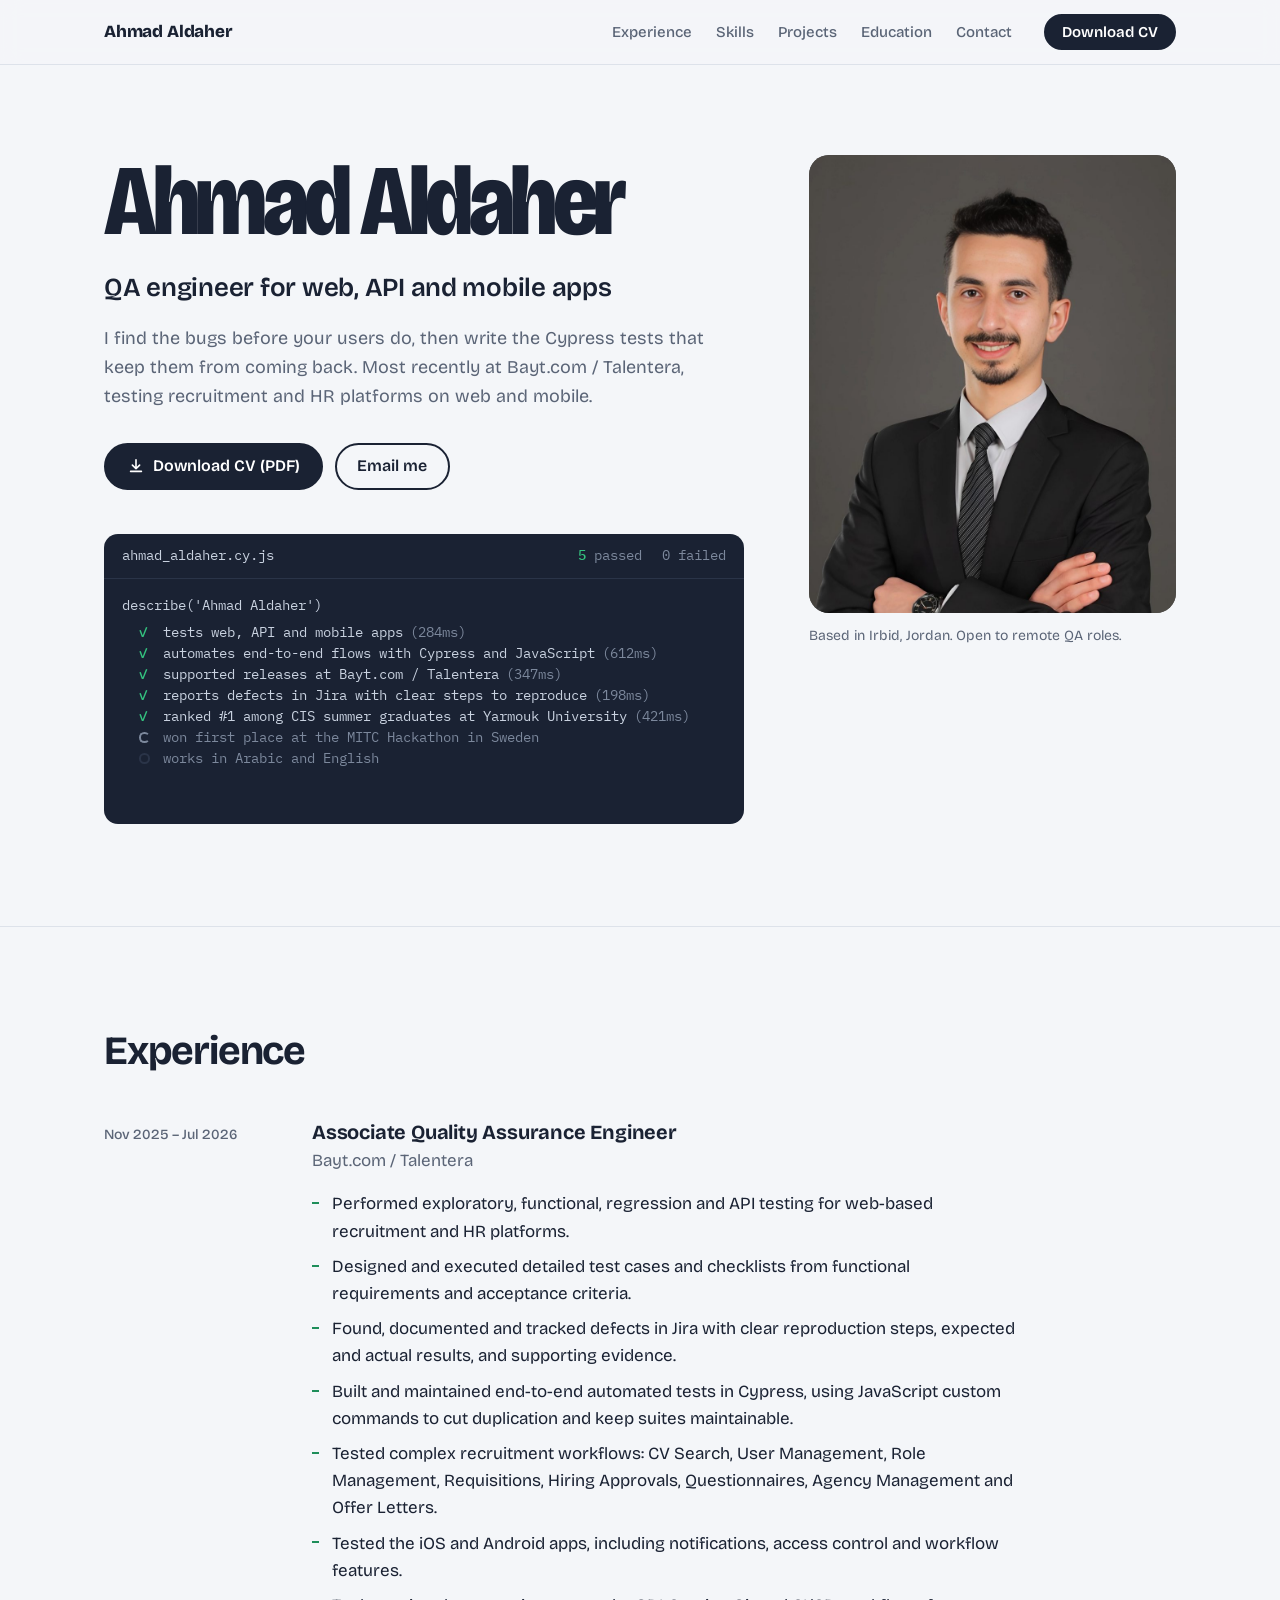
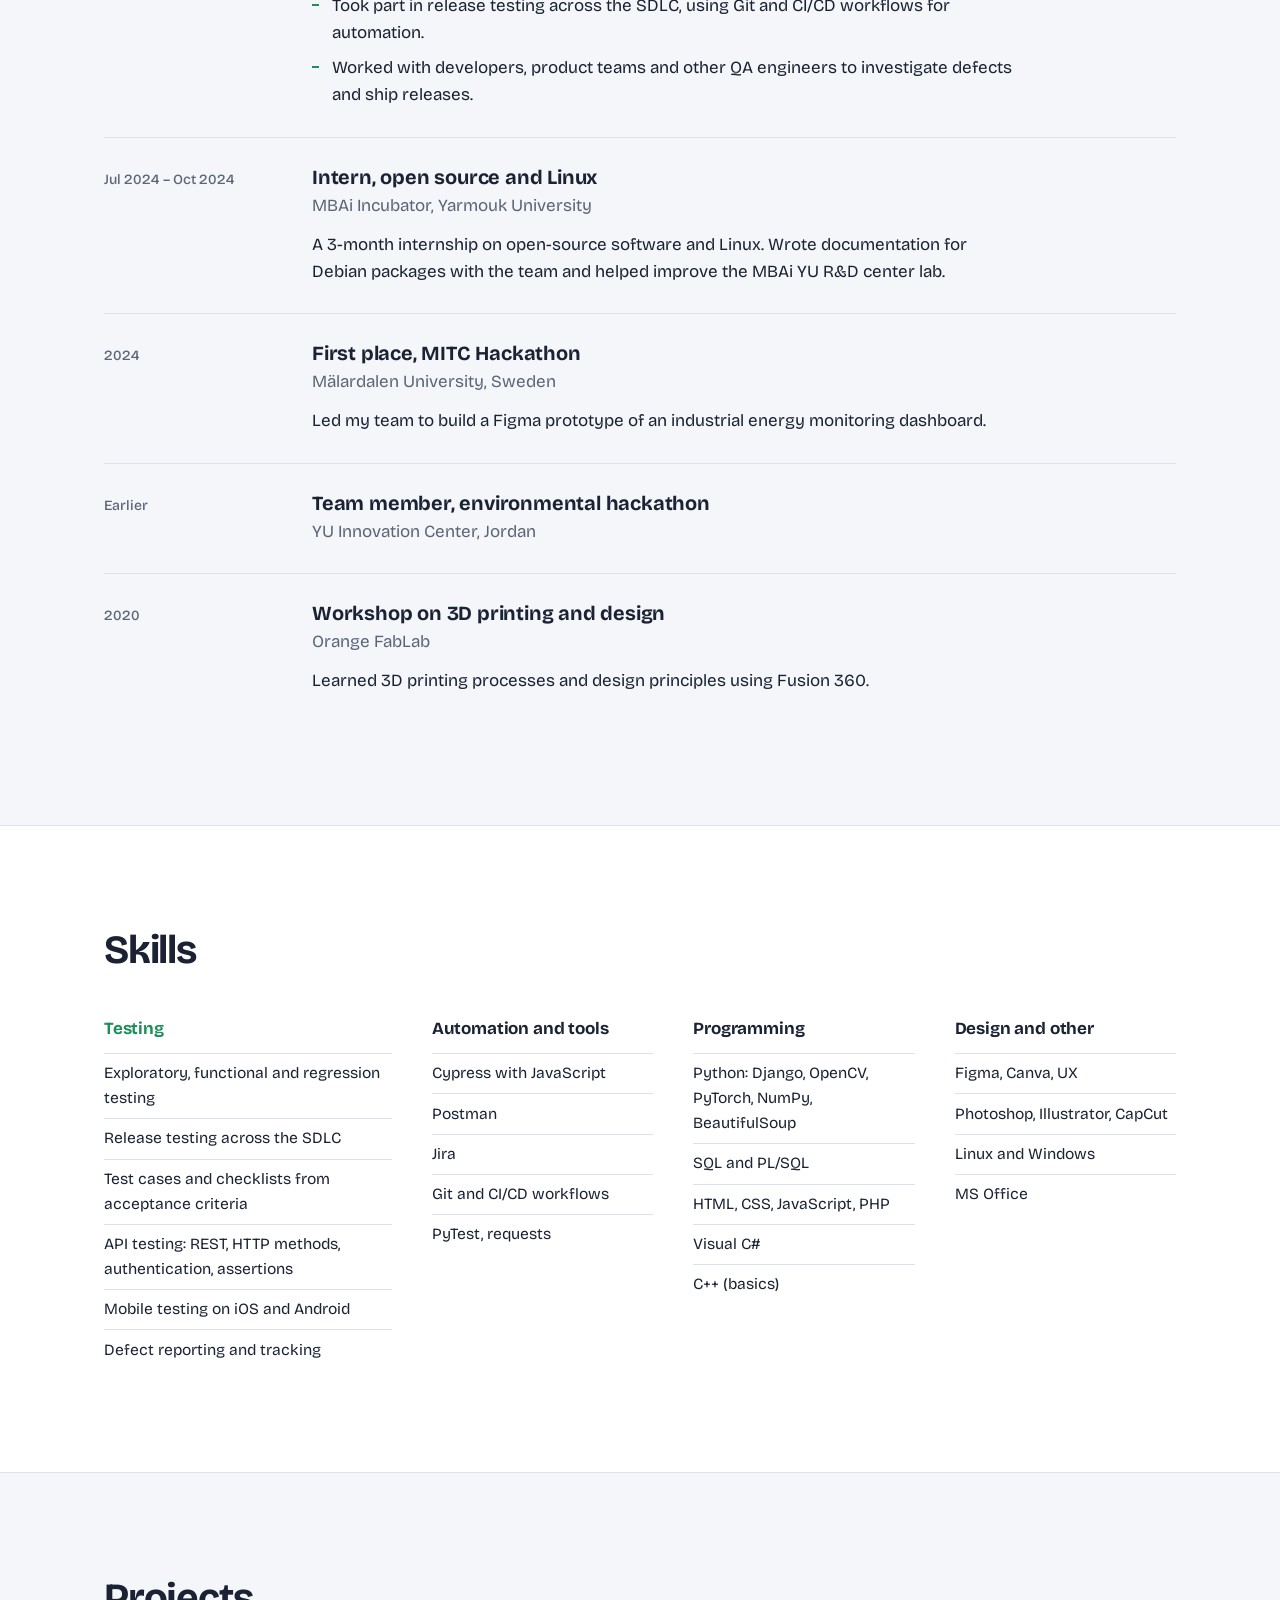
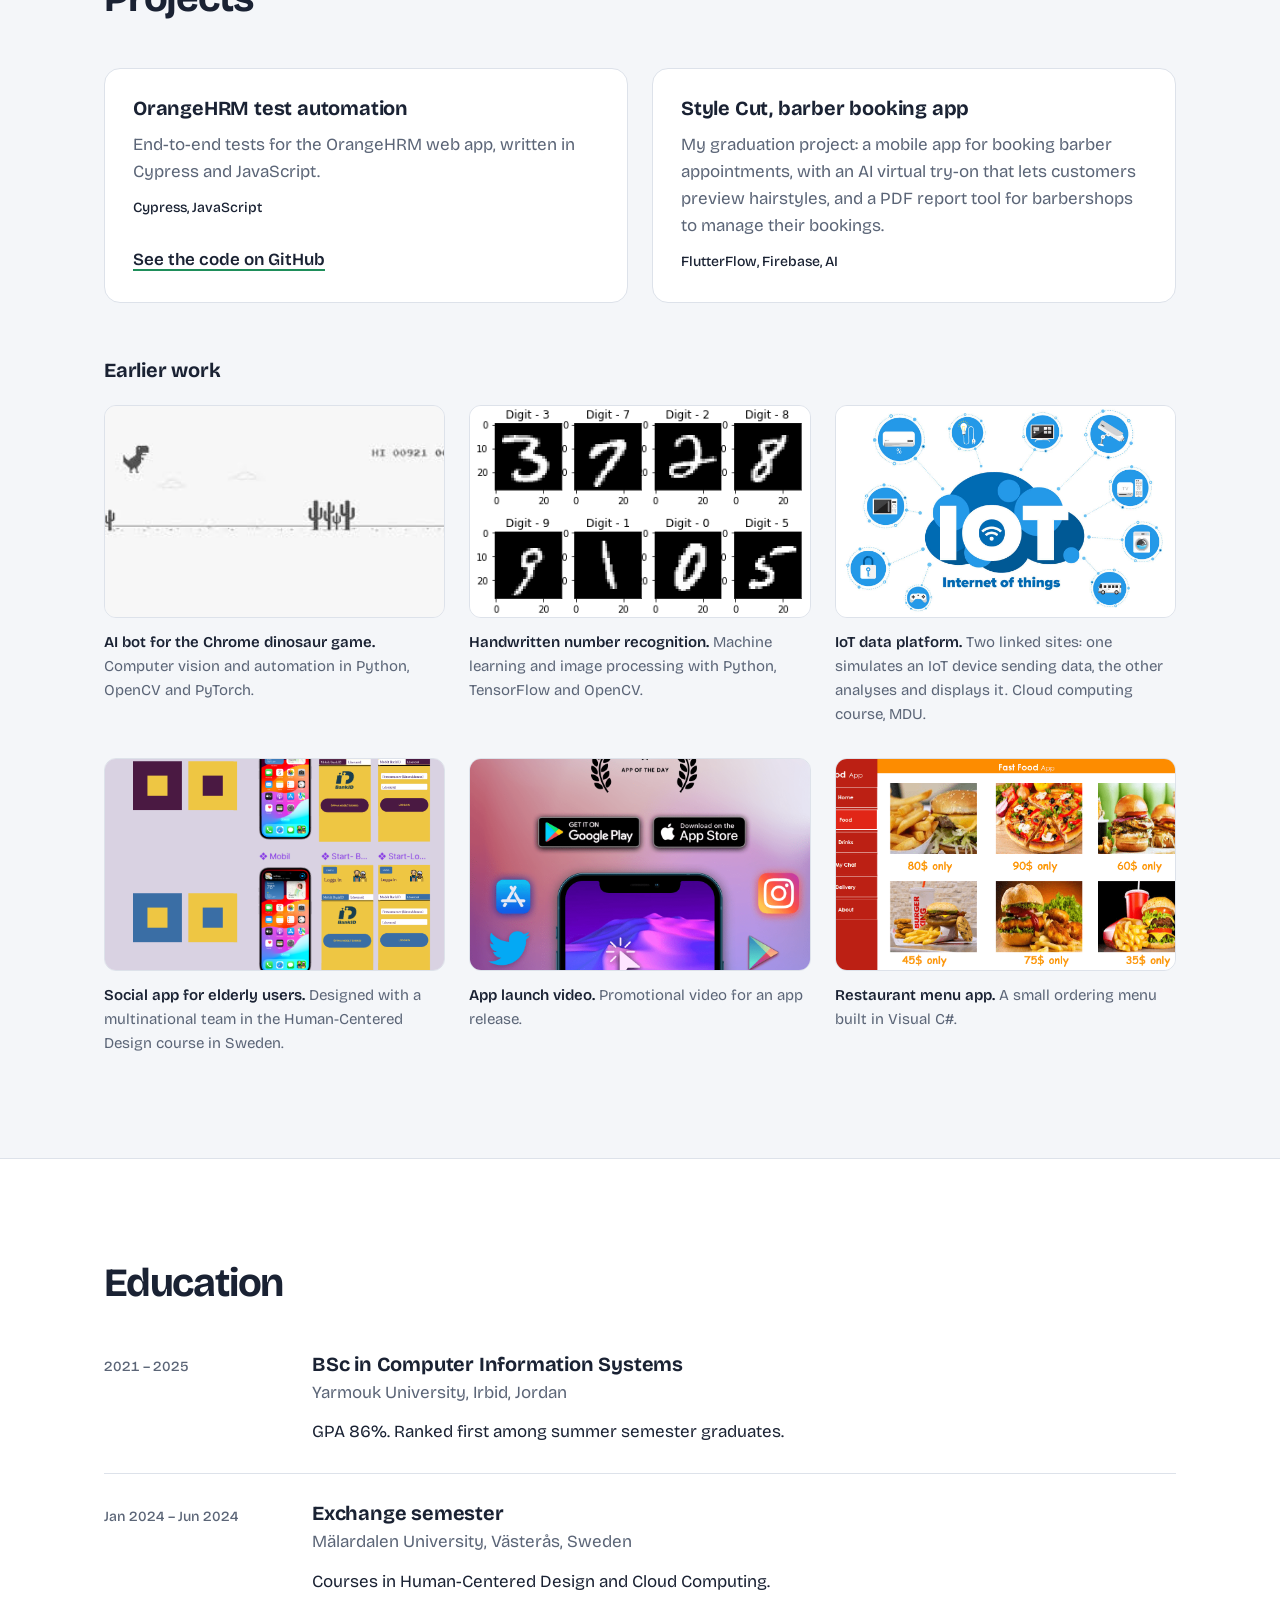
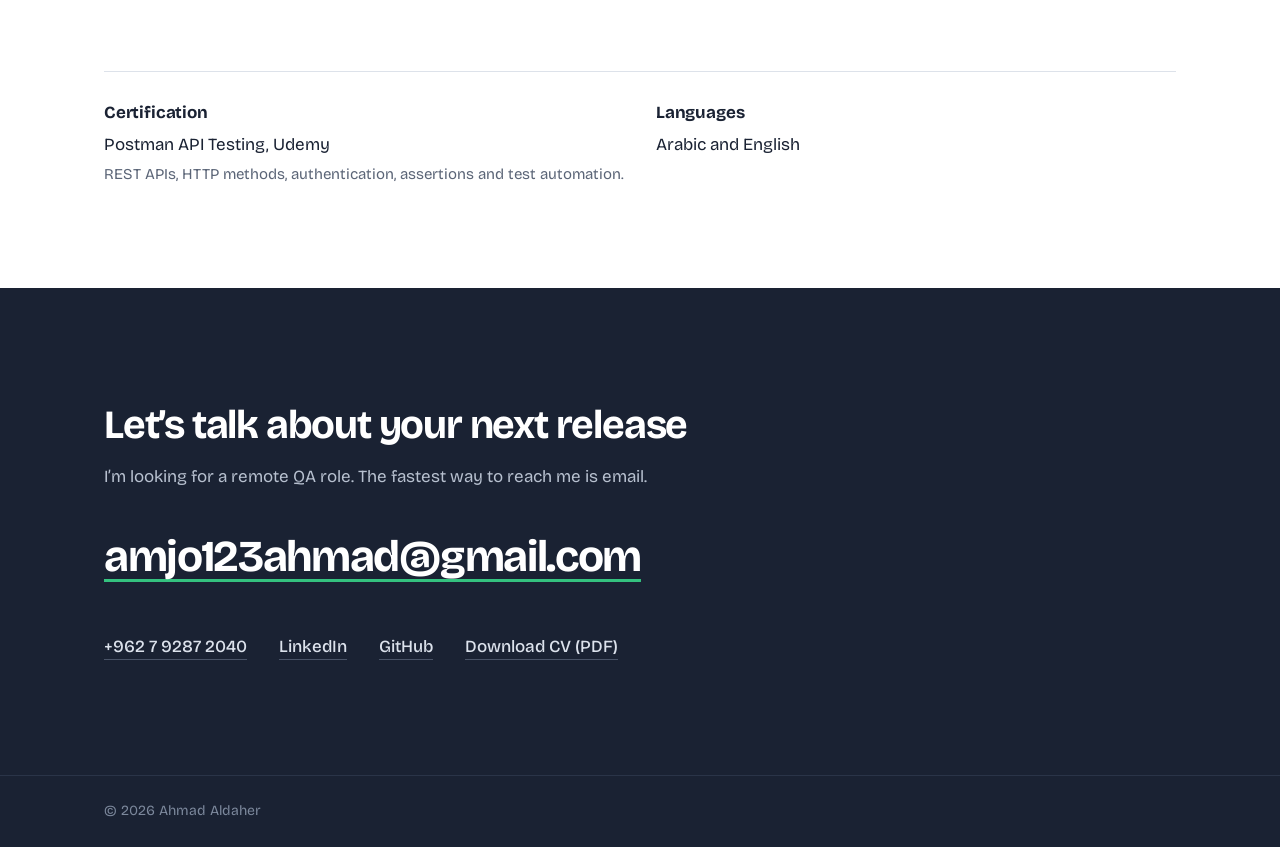
<file: index.html>
<!DOCTYPE html>
<html lang="en">
<head>
<meta charset="utf-8">
<meta name="viewport" content="width=device-width, initial-scale=1">
<title>Ahmad Aldaher – QA Engineer</title>
<meta name="description" content="Ahmad Aldaher is a QA engineer in Jordan who tests web, API and mobile apps and automates end-to-end flows with Cypress.">
<meta name="author" content="Ahmad Aldaher">
<meta property="og:title" content="Ahmad Aldaher – QA Engineer">
<meta property="og:description" content="Web, API and mobile testing. End-to-end automation with Cypress and JavaScript.">
<meta property="og:type" content="website">
<meta property="og:image" content="img/portrait.jpg">
<meta name="theme-color" content="#F4F6F9">
<link rel="icon" href="data:image/svg+xml,<svg xmlns='http://www.w3.org/2000/svg' viewBox='0 0 32 32'><rect width='32' height='32' rx='7' fill='%231A2233'/><path d='M9 16.5l4.5 4.5L23 11.5' stroke='%2334C27F' stroke-width='3.2' fill='none' stroke-linecap='round' stroke-linejoin='round'/></svg>">
<link rel="preconnect" href="https://fonts.googleapis.com">
<link rel="preconnect" href="https://fonts.gstatic.com" crossorigin>
<link href="https://fonts.googleapis.com/css2?family=Bricolage+Grotesque:opsz,wght@12..96,400;12..96,500;12..96,600;12..96,700;12..96,800&family=IBM+Plex+Mono:wght@400;500&display=swap" rel="stylesheet">
<link rel="stylesheet" href="css/site.css">
</head>
<body>

<a class="skip" href="#main">Skip to content</a>

<header class="nav">
  <div class="wrap nav-inner">
    <a class="brand" href="#top">Ahmad Aldaher</a>
    <nav aria-label="Sections">
      <ul>
        <li><a href="#experience">Experience</a></li>
        <li><a href="#skills">Skills</a></li>
        <li><a href="#projects">Projects</a></li>
        <li><a href="#education">Education</a></li>
        <li><a href="#contact">Contact</a></li>
      </ul>
    </nav>
    <a class="btn btn-small" href="assets/Ahmad_Aldaher_CV.pdf" download="Ahmad_Aldaher_CV.pdf">Download CV</a>
  </div>
</header>

<main id="main">

  <!-- Hero -->
  <section class="hero" id="top">
    <div class="wrap hero-grid">
      <div class="hero-text">
        <h1>Ahmad Aldaher</h1>
        <p class="role">QA engineer for web, API and mobile apps</p>
        <p class="lede">I find the bugs before your users do, then write the Cypress tests that keep them from coming back. Most recently at Bayt.com / Talentera, testing recruitment and HR platforms on web and mobile.</p>
        <div class="actions">
          <a class="btn" href="assets/Ahmad_Aldaher_CV.pdf" download="Ahmad_Aldaher_CV.pdf">
            <svg aria-hidden="true" viewBox="0 0 20 20" width="18" height="18"><path d="M10 3v10m0 0l-4-4m4 4l4-4M4 16h12" fill="none" stroke="currentColor" stroke-width="1.8" stroke-linecap="round" stroke-linejoin="round"/></svg>
            Download CV (PDF)
          </a>
          <a class="btn btn-ghost" href="mailto:amjo123ahmad@gmail.com">Email me</a>
        </div>

        <figure class="runner" aria-label="A test run summarising Ahmad's profile: 7 checks, all passing">
          <div class="runner-bar">
            <span class="runner-file">ahmad_aldaher.cy.js</span>
            <span class="runner-stats"><span class="stat-pass" data-passing>0</span> passed <span class="stat-fail">0</span> failed</span>
          </div>
          <div class="runner-body">
            <p class="describe">describe('Ahmad Aldaher')</p>
            <ol class="tests">
              <li data-ms="284">tests web, API and mobile apps</li>
              <li data-ms="612">automates end-to-end flows with Cypress and JavaScript</li>
              <li data-ms="347">supported releases at Bayt.com / Talentera</li>
              <li data-ms="198">reports defects in Jira with clear steps to reproduce</li>
              <li data-ms="421">ranked #1 among CIS summer graduates at Yarmouk University</li>
              <li data-ms="256">won first place at the MITC Hackathon in Sweden</li>
              <li data-ms="133">works in Arabic and English</li>
            </ol>
            <p class="summary" data-summary>7 passing <span data-total>(2s)</span></p>
          </div>
        </figure>
      </div>

      <div class="hero-photo">
        <img src="img/portrait.jpg" width="900" height="1312" alt="Portrait of Ahmad Aldaher">
        <p class="photo-caption">Based in Irbid, Jordan. Open to remote QA roles.</p>
      </div>
    </div>
  </section>

  <!-- Experience -->
  <section class="section" id="experience">
    <div class="wrap">
      <h2>Experience</h2>
      <ol class="timeline">
        <li class="entry">
          <p class="when">Nov 2025 – Jul 2026</p>
          <div class="what">
            <h3>Associate Quality Assurance Engineer</h3>
            <p class="where">Bayt.com / Talentera</p>
            <ul class="points">
              <li>Performed exploratory, functional, regression and API testing for web-based recruitment and HR platforms.</li>
              <li>Designed and executed detailed test cases and checklists from functional requirements and acceptance criteria.</li>
              <li>Found, documented and tracked defects in Jira with clear reproduction steps, expected and actual results, and supporting evidence.</li>
              <li>Built and maintained end-to-end automated tests in Cypress, using JavaScript custom commands to cut duplication and keep suites maintainable.</li>
              <li>Tested complex recruitment workflows: CV Search, User Management, Role Management, Requisitions, Hiring Approvals, Questionnaires, Agency Management and Offer Letters.</li>
              <li>Tested the iOS and Android apps, including notifications, access control and workflow features.</li>
              <li>Took part in release testing across the SDLC, using Git and CI/CD workflows for automation.</li>
              <li>Worked with developers, product teams and other QA engineers to investigate defects and ship releases.</li>
            </ul>
          </div>
        </li>
        <li class="entry">
          <p class="when">Jul 2024 – Oct 2024</p>
          <div class="what">
            <h3>Intern, open source and Linux</h3>
            <p class="where">MBAi Incubator, Yarmouk University</p>
            <p>A 3-month internship on open-source software and Linux. Wrote documentation for Debian packages with the team and helped improve the MBAi YU R&amp;D center lab.</p>
          </div>
        </li>
        <li class="entry">
          <p class="when">2024</p>
          <div class="what">
            <h3>First place, MITC Hackathon</h3>
            <p class="where">Mälardalen University, Sweden</p>
            <p>Led my team to build a Figma prototype of an industrial energy monitoring dashboard.</p>
          </div>
        </li>
        <li class="entry">
          <p class="when">Earlier</p>
          <div class="what">
            <h3>Team member, environmental hackathon</h3>
            <p class="where">YU Innovation Center, Jordan</p>
          </div>
        </li>
        <li class="entry">
          <p class="when">2020</p>
          <div class="what">
            <h3>Workshop on 3D printing and design</h3>
            <p class="where">Orange FabLab</p>
            <p>Learned 3D printing processes and design principles using Fusion 360.</p>
          </div>
        </li>
      </ol>
    </div>
  </section>

  <!-- Skills -->
  <section class="section section-tint" id="skills">
    <div class="wrap">
      <h2>Skills</h2>
      <div class="skills">
        <div class="skill-group skill-lead">
          <h3>Testing</h3>
          <ul>
            <li>Exploratory, functional and regression testing</li>
            <li>Release testing across the SDLC</li>
            <li>Test cases and checklists from acceptance criteria</li>
            <li>API testing: REST, HTTP methods, authentication, assertions</li>
            <li>Mobile testing on iOS and Android</li>
            <li>Defect reporting and tracking</li>
          </ul>
        </div>
        <div class="skill-group">
          <h3>Automation and tools</h3>
          <ul>
            <li>Cypress with JavaScript</li>
            <li>Postman</li>
            <li>Jira</li>
            <li>Git and CI/CD workflows</li>
            <li>PyTest, requests</li>
          </ul>
        </div>
        <div class="skill-group">
          <h3>Programming</h3>
          <ul>
            <li>Python: Django, OpenCV, PyTorch, NumPy, BeautifulSoup</li>
            <li>SQL and PL/SQL</li>
            <li>HTML, CSS, JavaScript, PHP</li>
            <li>Visual C#</li>
            <li>C++ (basics)</li>
          </ul>
        </div>
        <div class="skill-group">
          <h3>Design and other</h3>
          <ul>
            <li>Figma, Canva, UX</li>
            <li>Photoshop, Illustrator, CapCut</li>
            <li>Linux and Windows</li>
            <li>MS Office</li>
          </ul>
        </div>
      </div>
    </div>
  </section>

  <!-- Projects -->
  <section class="section" id="projects">
    <div class="wrap">
      <h2>Projects</h2>

      <div class="featured">
        <article class="feature">
          <h3>OrangeHRM test automation</h3>
          <p>End-to-end tests for the OrangeHRM web app, written in Cypress and JavaScript.</p>
          <p class="stack">Cypress, JavaScript</p>
          <a class="link" href="https://github.com/ahmad-almaher/OrangeHRM-Cypress-automation-project" target="_blank" rel="noopener">See the code on GitHub</a>
        </article>
        <article class="feature">
          <h3>Style Cut, barber booking app</h3>
          <p>My graduation project: a mobile app for booking barber appointments, with an AI virtual try-on that lets customers preview hairstyles, and a PDF report tool for barbershops to manage their bookings.</p>
          <p class="stack">FlutterFlow, Firebase, AI</p>
        </article>
      </div>

      <h3 class="sub">Earlier work</h3>
      <div class="gallery">
        <figure>
          <img src="img/portfolio/01-large.jpg" alt="Chrome dinosaur game being played by a bot" loading="lazy" width="320" height="180">
          <figcaption><strong>AI bot for the Chrome dinosaur game.</strong> Computer vision and automation in Python, OpenCV and PyTorch.</figcaption>
        </figure>
        <figure>
          <img src="img/portfolio/02-large.jpg" alt="Grid of handwritten digits with predicted labels" loading="lazy" width="372" height="238">
          <figcaption><strong>Handwritten number recognition.</strong> Machine learning and image processing with Python, TensorFlow and OpenCV.</figcaption>
        </figure>
        <figure>
          <img src="img/portfolio/03-large.jpg" alt="Diagram of connected IoT devices" loading="lazy" width="1254" height="836">
          <figcaption><strong>IoT data platform.</strong> Two linked sites: one simulates an IoT device sending data, the other analyses and displays it. Cloud computing course, MDU.</figcaption>
        </figure>
        <figure>
          <img src="img/portfolio/04-large.jpg" alt="Mobile app screens in yellow and purple" loading="lazy" width="591" height="610">
          <figcaption><strong>Social app for elderly users.</strong> Designed with a multinational team in the Human-Centered Design course in Sweden.</figcaption>
        </figure>
        <figure>
          <img src="img/portfolio/05-large.jpg" alt="Phone with app store badges and social icons" loading="lazy" width="1000" height="800">
          <figcaption><strong>App launch video.</strong> Promotional video for an app release.</figcaption>
        </figure>
        <figure>
          <img src="img/portfolio/06-large.jpg" alt="Restaurant menu app showing food items and prices" loading="lazy" width="1180" height="649">
          <figcaption><strong>Restaurant menu app.</strong> A small ordering menu built in Visual C#.</figcaption>
        </figure>
      </div>
    </div>
  </section>

  <!-- Education -->
  <section class="section section-tint" id="education">
    <div class="wrap">
      <h2>Education</h2>
      <ol class="timeline">
        <li class="entry">
          <p class="when">2021 – 2025</p>
          <div class="what">
            <h3>BSc in Computer Information Systems</h3>
            <p class="where">Yarmouk University, Irbid, Jordan</p>
            <p>GPA 86%. Ranked first among summer semester graduates.</p>
          </div>
        </li>
        <li class="entry">
          <p class="when">Jan 2024 – Jun 2024</p>
          <div class="what">
            <h3>Exchange semester</h3>
            <p class="where">Mälardalen University, Västerås, Sweden</p>
            <p>Courses in Human-Centered Design and Cloud Computing.</p>
          </div>
        </li>
      </ol>

      <div class="facts">
        <div>
          <h3>Certification</h3>
          <p>Postman API Testing, Udemy</p>
          <p class="muted">REST APIs, HTTP methods, authentication, assertions and test automation.</p>
        </div>
        <div>
          <h3>Languages</h3>
          <p>Arabic and English</p>
        </div>
      </div>
    </div>
  </section>

  <!-- Contact -->
  <section class="contact" id="contact">
    <div class="wrap">
      <h2>Let’s talk about your next release</h2>
      <p class="contact-lede">I’m looking for a remote QA role. The fastest way to reach me is email.</p>
      <a class="email" href="mailto:amjo123ahmad@gmail.com">amjo123ahmad@gmail.com</a>
      <ul class="contact-list">
        <li><a href="tel:+962792872040">+962 7 9287 2040</a></li>
        <li><a href="https://www.linkedin.com/in/ahmad-aldaher-368395258/" target="_blank" rel="noopener">LinkedIn</a></li>
        <li><a href="https://github.com/ahmad-almaher" target="_blank" rel="noopener">GitHub</a></li>
        <li><a href="assets/Ahmad_Aldaher_CV.pdf" download="Ahmad_Aldaher_CV.pdf">Download CV (PDF)</a></li>
      </ul>
    </div>
  </section>

</main>

<footer class="footer">
  <div class="wrap">
    <p>© <span data-year>2026</span> Ahmad Aldaher</p>
  </div>
</footer>

<script src="js/site.js"></script>
</body>
</html>
</file>
<file: css/site.css>
/* Ahmad Aldaher – portfolio
   Palette: paper #F4F6F9, ink #1A2233, muted #5B6577, rule #DDE2EA, pass #1E8E5A */

:root {
  --paper: #F4F6F9;
  --surface: #FFFFFF;
  --ink: #1A2233;
  --muted: #5B6577;
  --rule: #DDE2EA;
  --pass: #1E8E5A;
  --pass-soft: #E3F2EA;
  --runner: #1A2233;
  --runner-line: #2A3448;
  --runner-text: #C9D2E0;
  --runner-dim: #7C889C;
  --runner-pass: #34C27F;

  --font: "Bricolage Grotesque", "Segoe UI", system-ui, sans-serif;
  --mono: "IBM Plex Mono", ui-monospace, "SFMono-Regular", Menlo, monospace;

  /* type scale (≈1.25) */
  --t-small: 0.875rem;
  --t-body: 1.0625rem;
  --t-h3: 1.25rem;
  --t-h2: clamp(1.75rem, 1.2rem + 2vw, 2.5rem);
  --t-h1: clamp(3rem, 1.4rem + 6.5vw, 6.25rem);

  --wrap: 72rem;
  --gutter: clamp(1.25rem, 4vw, 2.5rem);
}

*, *::before, *::after { box-sizing: border-box; }
html { scroll-behavior: smooth; scroll-padding-top: 5rem; }
body {
  margin: 0;
  background: var(--paper);
  color: var(--ink);
  font-family: var(--font);
  font-size: var(--t-body);
  line-height: 1.6;
  font-optical-sizing: auto;
  -webkit-font-smoothing: antialiased;
}
img { max-width: 100%; height: auto; display: block; }
a { color: inherit; }
h1, h2, h3 { margin: 0; line-height: 1.1; font-weight: 700; }
p { margin: 0; }
ul, ol { margin: 0; padding: 0; }

:focus-visible { outline: 3px solid var(--pass); outline-offset: 3px; border-radius: 4px; }

.wrap { max-width: var(--wrap); margin: 0 auto; padding: 0 var(--gutter); }

.skip {
  position: absolute; left: 1rem; top: -3rem; z-index: 20;
  background: var(--ink); color: #fff; padding: .5rem 1rem; border-radius: 6px;
}
.skip:focus { top: 1rem; }

/* Buttons and links */
.btn {
  display: inline-flex; align-items: center; gap: .5rem;
  padding: .8rem 1.3rem;
  background: var(--ink); color: #fff;
  font: 600 1rem/1 var(--font);
  text-decoration: none;
  border: 2px solid var(--ink);
  border-radius: 999px;
  transition: background-color .15s, color .15s;
}
.btn:hover { background: var(--pass); border-color: var(--pass); }
.btn-ghost { background: transparent; color: var(--ink); }
.btn-ghost:hover { background: var(--ink); border-color: var(--ink); color: #fff; }
.btn-small { padding: .55rem 1rem; font-size: .9375rem; }

.link {
  font-weight: 600;
  text-decoration: underline;
  text-decoration-thickness: 2px;
  text-underline-offset: 4px;
  text-decoration-color: var(--pass);
}
.link:hover { color: var(--pass); }

/* Nav */
.nav {
  position: sticky; top: 0; z-index: 10;
  background: rgba(244, 246, 249, .9);
  backdrop-filter: saturate(1.4) blur(10px);
  border-bottom: 1px solid var(--rule);
}
.nav-inner { display: flex; align-items: center; gap: 2rem; height: 4rem; }
.brand { font-weight: 800; text-decoration: none; letter-spacing: -.01em; }
.nav nav { margin-left: auto; }
.nav ul { list-style: none; display: flex; gap: 1.5rem; }
.nav nav a { text-decoration: none; color: var(--muted); font-weight: 500; font-size: .9375rem; }
.nav nav a:hover { color: var(--ink); }

/* Hero */
.hero { padding: clamp(3rem, 7vw, 6rem) 0 clamp(4rem, 8vw, 7rem); }
.hero-grid {
  display: grid;
  grid-template-columns: minmax(0, 7fr) minmax(0, 4fr);
  gap: clamp(2rem, 5vw, 4.5rem);
  align-items: start;
}
.hero h1 {
  font-size: var(--t-h1);
  font-weight: 800;
  letter-spacing: -.045em;
  line-height: .92;
  font-variation-settings: "wdth" 85;
}
.role {
  margin-top: 1.25rem;
  font-size: clamp(1.25rem, 1rem + 1vw, 1.625rem);
  font-weight: 600;
  letter-spacing: -.01em;
}
.lede { margin-top: 1rem; max-width: 36em; color: var(--muted); font-size: 1.125rem; }
.actions { margin-top: 2rem; display: flex; flex-wrap: wrap; gap: .75rem; }

.hero-photo img {
  width: 100%;
  aspect-ratio: 4 / 5;
  object-fit: cover;
  object-position: 50% 15%;
  border-radius: 1.25rem;
  background: #5a5a5a;
}
.photo-caption { margin-top: .75rem; color: var(--muted); font-size: var(--t-small); }

/* The test runner — the one loud element on the page */
.runner {
  margin: 2.75rem 0 0;
  background: var(--runner);
  color: var(--runner-text);
  border-radius: .875rem;
  font-family: var(--mono);
  font-size: .875rem;
  line-height: 1.5;
  overflow: hidden;
  max-width: 40rem;
}
.runner-bar {
  display: flex; justify-content: space-between; gap: 1rem; flex-wrap: wrap;
  padding: .7rem 1.1rem;
  border-bottom: 1px solid var(--runner-line);
  color: var(--runner-dim);
}
.runner-file { color: var(--runner-text); }
.stat-pass { color: var(--runner-pass); font-weight: 500; }
.stat-fail { margin-left: .75rem; }
.runner-body { padding: 1rem 1.1rem 1.2rem; }
.describe { color: var(--runner-text); }
.tests { list-style: none; margin: .4rem 0 0 1.1rem; }
.tests li {
  position: relative;
  padding-left: 1.5rem;
  color: var(--runner-dim);
}
.tests li::before {
  content: "";
  position: absolute; left: 0; top: .38em;
  width: .75em; height: .75em;
  border: 2px solid var(--runner-dim);
  border-right-color: transparent;
  border-radius: 50%;
  animation: spin .6s linear infinite;
}
.tests li.is-pending::before { animation: none; border-color: var(--runner-line); }
.tests li.is-passed { color: var(--runner-text); }
.tests li.is-passed::before {
  content: "✓";
  animation: none; border: 0; width: auto; height: auto; top: 0;
  color: var(--runner-pass); font-weight: 500;
}
.tests li .ms { color: var(--runner-dim); margin-left: .5em; }
.summary { margin-top: .9rem; color: var(--runner-pass); visibility: hidden; }
.summary.is-shown { visibility: visible; }
.summary span { color: var(--runner-dim); }

@keyframes spin { to { transform: rotate(360deg); } }

/* Sections */
.section { padding: clamp(4rem, 8vw, 6.5rem) 0; border-top: 1px solid var(--rule); }
.section-tint { background: var(--surface); }
.section h2 {
  font-size: var(--t-h2);
  letter-spacing: -.03em;
  margin-bottom: clamp(2rem, 4vw, 3rem);
}
h3 { font-size: var(--t-h3); letter-spacing: -.01em; }

/* Timeline */
.timeline { list-style: none; }
.entry {
  display: grid;
  grid-template-columns: 11rem minmax(0, 1fr);
  gap: 2rem;
  padding: 1.75rem 0;
  border-top: 1px solid var(--rule);
}
.entry:first-child { border-top: 0; padding-top: 0; }
.when { color: var(--muted); font-size: var(--t-small); font-weight: 500; padding-top: .2rem; font-variant-numeric: tabular-nums; }
.what { max-width: 44rem; }
.where { color: var(--muted); margin-top: .25rem; }
.what > p:not(.where) { margin-top: .75rem; }
.points { margin-top: 1rem; list-style: none; }
.points li { position: relative; padding-left: 1.25rem; margin-top: .5rem; }
.points li::before {
  content: ""; position: absolute; left: 0; top: .7em;
  width: .45rem; height: 2px; background: var(--pass);
}

/* Skills */
.skills {
  display: grid;
  grid-template-columns: 1.3fr 1fr 1fr 1fr;
  gap: 2.5rem;
}
.skill-group h3 { font-size: 1.0625rem; margin-bottom: .9rem; }
.skill-group ul { list-style: none; }
.skill-group li { padding: .45rem 0; border-top: 1px solid var(--rule); font-size: .975rem; }
.skill-lead h3 { color: var(--pass); }

/* Projects */
.featured { display: grid; grid-template-columns: 1fr 1fr; gap: 1.5rem; }
.feature {
  background: var(--surface);
  border: 1px solid var(--rule);
  border-radius: 1rem;
  padding: 1.75rem;
  display: flex; flex-direction: column; gap: .75rem;
}
.feature p { color: var(--muted); max-width: 36em; }
.feature .stack { font-size: var(--t-small); color: var(--ink); font-weight: 500; }
.feature .link { margin-top: auto; padding-top: .5rem; align-self: flex-start; }

.sub { margin: 3.5rem 0 1.5rem; font-size: var(--t-h3); }
.gallery {
  display: grid;
  grid-template-columns: repeat(3, minmax(0, 1fr));
  gap: 2rem 1.5rem;
}
.gallery figure { margin: 0; }
.gallery img {
  width: 100%;
  aspect-ratio: 16 / 10;
  object-fit: cover;
  border-radius: .75rem;
  border: 1px solid var(--rule);
  background: var(--surface);
}
.gallery figcaption { margin-top: .75rem; font-size: .9375rem; color: var(--muted); }
.gallery figcaption strong { color: var(--ink); font-weight: 600; }

/* Education facts */
.facts {
  margin-top: 3rem;
  display: grid; grid-template-columns: 1fr 1fr; gap: 2rem;
  padding-top: 2rem; border-top: 1px solid var(--rule);
}
.facts h3 { font-size: 1.0625rem; margin-bottom: .5rem; }
.muted { color: var(--muted); margin-top: .25rem; font-size: .9375rem; }

/* Contact */
.contact { background: var(--ink); color: #fff; padding: clamp(4.5rem, 9vw, 7.5rem) 0; }
.contact h2 { font-size: var(--t-h2); letter-spacing: -.03em; max-width: 18em; }
.contact-lede { margin-top: 1rem; color: #B7C0CF; max-width: 34em; }
.email {
  display: inline-block;
  margin-top: 2rem;
  font-size: clamp(1.5rem, 1rem + 2.6vw, 2.75rem);
  font-weight: 700;
  letter-spacing: -.03em;
  text-decoration: underline;
  text-decoration-color: var(--runner-pass);
  text-decoration-thickness: 3px;
  text-underline-offset: 8px;
  overflow-wrap: anywhere;
}
.email:hover { color: var(--runner-pass); }
.contact-list { list-style: none; display: flex; flex-wrap: wrap; gap: .75rem 2rem; margin-top: 2.5rem; }
.contact-list a { color: #DCE2EC; text-decoration: none; font-weight: 500; border-bottom: 1px solid #4A5468; padding-bottom: 2px; }
.contact-list a:hover { color: #fff; border-color: var(--runner-pass); }
.contact :focus-visible { outline-color: var(--runner-pass); }

.footer { background: var(--ink); color: #7C889C; border-top: 1px solid #2A3448; padding: 1.5rem 0; font-size: var(--t-small); }

/* Responsive */
@media (max-width: 960px) {
  .nav nav { display: none; }
  .nav-inner .btn-small { margin-left: auto; }
  .hero-grid { grid-template-columns: 1fr; }
  .hero-photo { order: -1; max-width: 15rem; }
  .hero-photo img { aspect-ratio: 1; border-radius: 50%; }
  .photo-caption { display: none; }
  .skills { grid-template-columns: 1fr 1fr; }
  .gallery { grid-template-columns: 1fr 1fr; }
}
@media (max-width: 640px) {
  .hero-photo { max-width: 8.5rem; }
  .entry { grid-template-columns: 1fr; gap: .5rem; }
  .skills, .featured, .facts, .gallery { grid-template-columns: 1fr; }
  .runner { font-size: .8125rem; }
  .tests { margin-left: .5rem; }
}

@media (prefers-reduced-motion: reduce) {
  html { scroll-behavior: auto; }
  .tests li::before { animation: none; }
}
</file>
